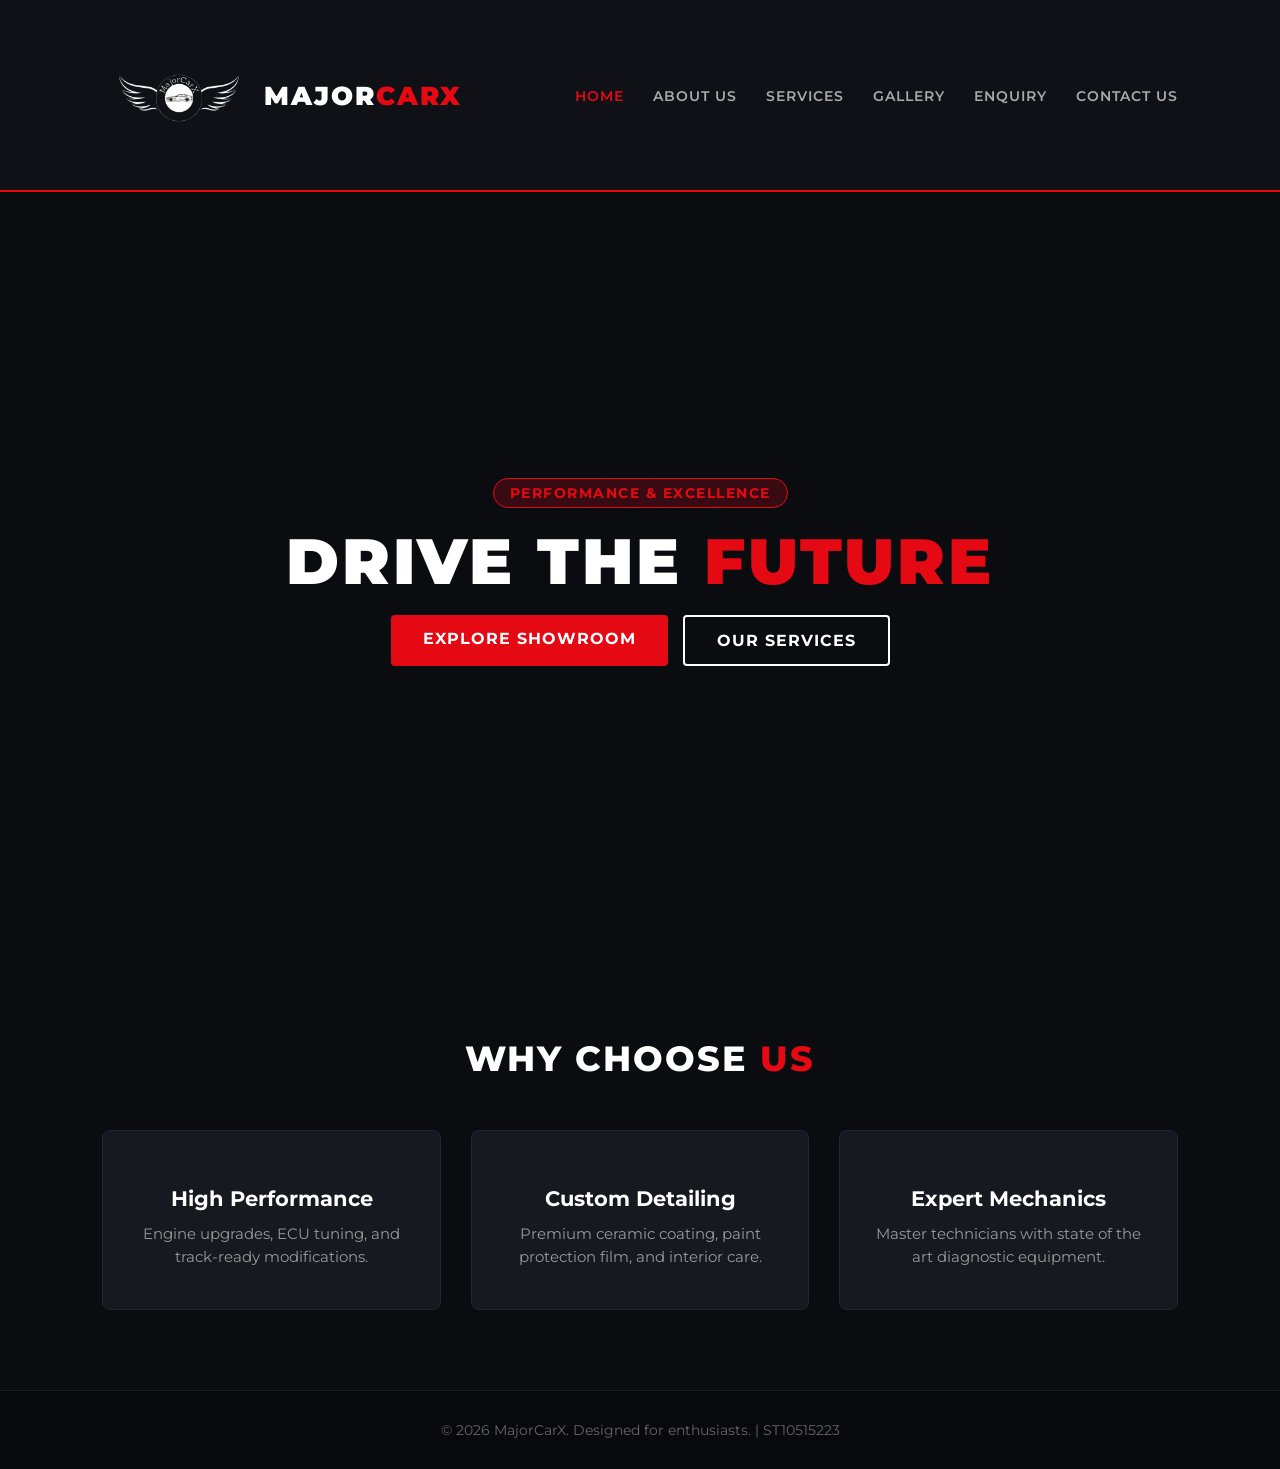
<file: index.html>
<!DOCTYPE html>
<html lang="en">
<head>
    <meta charset="UTF-8">
    <meta name="viewport" content="width=device-width, initial-scale=1.0">
    <title>MajorCarX</title>
    <link rel="stylesheet" href="css/style.css">
    <link href="https://fonts.googleapis.com/css2?family=Montserrat:wght@600;700;800;900&display=swap" rel="stylesheet">
</head>
<body>
    <header>
        <div class="logo-container">
            <img src="images/MajorCarX.png" alt="MajorCarX Logo" class="logo">
            <div class="brand-name">MAJOR<span>CARX</span></div>
        </div>
        <nav>
            <a href="index.html" class="active">Home</a>
            <a href="about.html">About Us</a>
            <a href="services.html">Services</a>
            <a href="gallery.html">Gallery</a>
            <a href="enquiry.html">Enquiry</a>
            <a href="contact.html">Contact Us</a>
        </nav>
    </header>

    <main>
        <section class="hero">
            <div class="hero-content">
                <span class="badge">Performance & Excellence</span>
                <h1>DRIVE THE <span>FUTURE</span></h1>
                <div class="button-group">
                    <a href="gallery.html" class="btn primary-btn">Explore Showroom</a>
                    <a href="services.html" class="btn secondary-btn">Our Services</a>
                </div>
            </div>
        </section>

        <section class="features">
            <h2 class="section-title">WHY CHOOSE <span>US</span></h2>
            
            <div class="card-grid">
                <div class="card">
                    <div class="card-icon"></div>
                    <h3>High Performance</h3>
                    <p>Engine upgrades, ECU tuning, and track-ready modifications.</p>
                </div>

                <div class="card">
                    <div class="card-icon"></div>
                    <h3>Custom Detailing</h3>
                    <p>Premium ceramic coating, paint protection film, and interior care.</p>
                </div>

                <div class="card">
                    <div class="card-icon"></div>
                    <h3>Expert Mechanics</h3>
                    <p>Master technicians with state of the art diagnostic equipment.</p>
                </div>
            </div>
        </section>
    </main>

    <footer>
        <p>&copy; 2026 MajorCarX. Designed for enthusiasts. | ST10515223</p>
    </footer>

    <script src="script.js"></script>
</body>
</html>
</file>
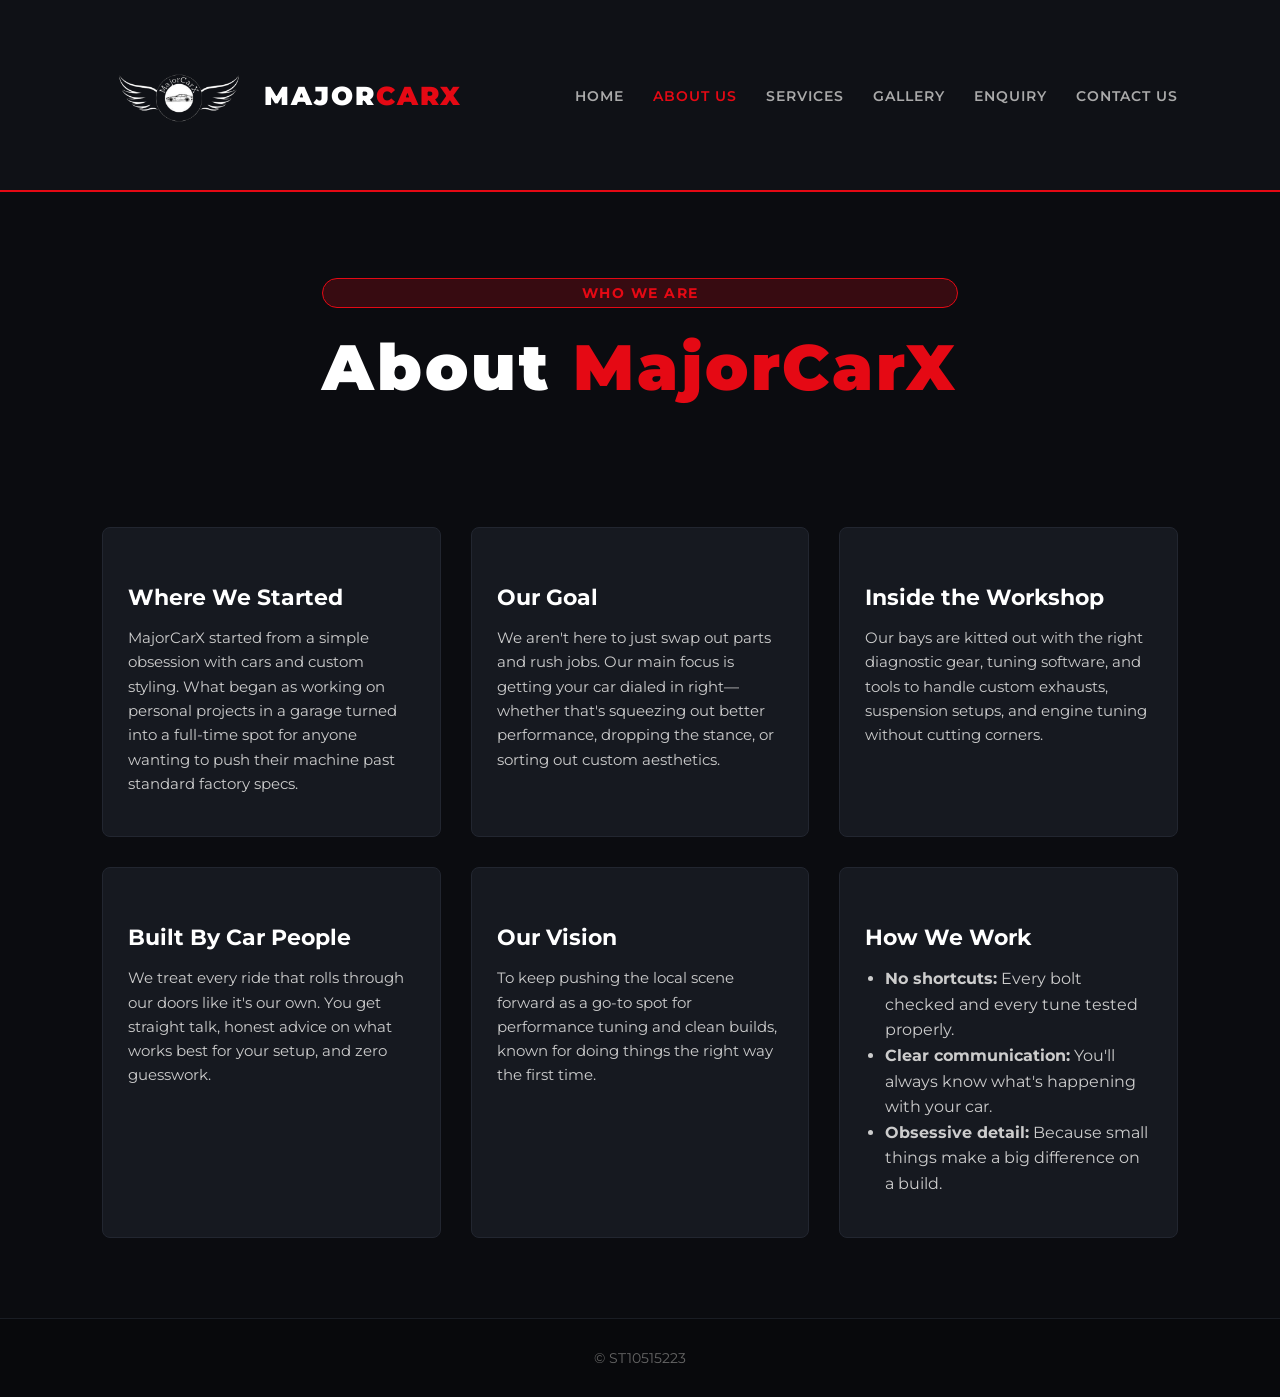
<file: about.html>
<!DOCTYPE html>
<html lang="en">
<head>
    <meta charset="UTF-8">
    <meta name="viewport" content="width=device-width, initial-scale=1.0">
    <title>MAJORCARX - About Us</title>
   <link rel="stylesheet" href="css/style.css">
    <link href="https://fonts.googleapis.com/css2?family=Montserrat:wght@600;700;800;900&display=swap" rel="stylesheet">
</head>
<body>

    <header>
        <div class="logo-container">
            <img src="images/MajorCarX.png" alt="MAJORCARX Logo" class="logo">
            <div class="brand-name">MAJOR<span>CARX</span></div>
        </div>
        <nav>
            <a href="index.html">Home</a>
            <a href="about.html" class="active">About Us</a>
            <a href="services.html">services</a>
            <a href="gallery.html">Gallery</a>
            <a href="enquiry.html">Enquiry</a>
            <a href="contact.html">Contact Us</a>
        </nav>
    </header>

    <section class="hero" style="min-height: 35vh; padding: 40px 20px;">
        <div class="hero-content">
            <div class="badge">Who We Are</div>
            <h1>About <span>MajorCarX</span></h1>
        </div>
    </section>

    <section class="features" style="padding-top: 20px;">
        <div class="card-grid" style="max-width: 1100px; margin: 0 auto; text-align: left;">
            
            <div class="card">
                <div class="card-icon"></div>
                <h3 style="font-size: 1.4rem; margin-bottom: 15px;">Where We Started</h3>
                <p style="color: #ccc; line-height: 1.6;">MajorCarX started from a simple obsession with cars and custom styling. What began as working on personal projects in a garage turned into a full-time spot for anyone wanting to push their machine past standard factory specs.</p>
            </div>

            <div class="card">
                <div class="card-icon"></div>
                <h3 style="font-size: 1.4rem; margin-bottom: 15px;">Our Goal</h3>
                <p style="color: #ccc; line-height: 1.6;">We aren't here to just swap out parts and rush jobs. Our main focus is getting your car dialed in right—whether that's squeezing out better performance, dropping the stance, or sorting out custom aesthetics.</p>
            </div>

            <div class="card">
                <div class="card-icon"></div>
                <h3 style="font-size: 1.4rem; margin-bottom: 15px;">Inside the Workshop</h3>
                <p style="color: #ccc; line-height: 1.6;">Our bays are kitted out with the right diagnostic gear, tuning software, and tools to handle custom exhausts, suspension setups, and engine tuning without cutting corners.</p>
            </div>

            <div class="card">
                <div class="card-icon"></div>
                <h3 style="font-size: 1.4rem; margin-bottom: 15px;">Built By Car People</h3>
                <p style="color: #ccc; line-height: 1.6;">We treat every ride that rolls through our doors like it's our own. You get straight talk, honest advice on what works best for your setup, and zero guesswork.</p>
            </div>

            <div class="card">
                <div class="card-icon"></div>
                <h3 style="font-size: 1.4rem; margin-bottom: 15px;">Our Vision</h3>
                <p style="color: #ccc; line-height: 1.6;">To keep pushing the local scene forward as a go-to spot for performance tuning and clean builds, known for doing things the right way the first time.</p>
            </div>

            <div class="card">
                <div class="card-icon"></div>
                <h3 style="font-size: 1.4rem; margin-bottom: 15px;">How We Work</h3>
                <ul style="color: #ccc; padding-left: 20px; line-height: 1.6;">
                    <li><strong>No shortcuts:</strong> Every bolt checked and every tune tested properly.</li>
                    <li><strong>Clear communication:</strong> You'll always know what's happening with your car.</li>
                    <li><strong>Obsessive detail:</strong> Because small things make a big difference on a build.</li>
                </ul>
            </div>

        </div>
    </section>

    <footer>
        <p>&copy; ST10515223</p>
    </footer>
<script src="script.js"></script>
</body>
</html>
</file>
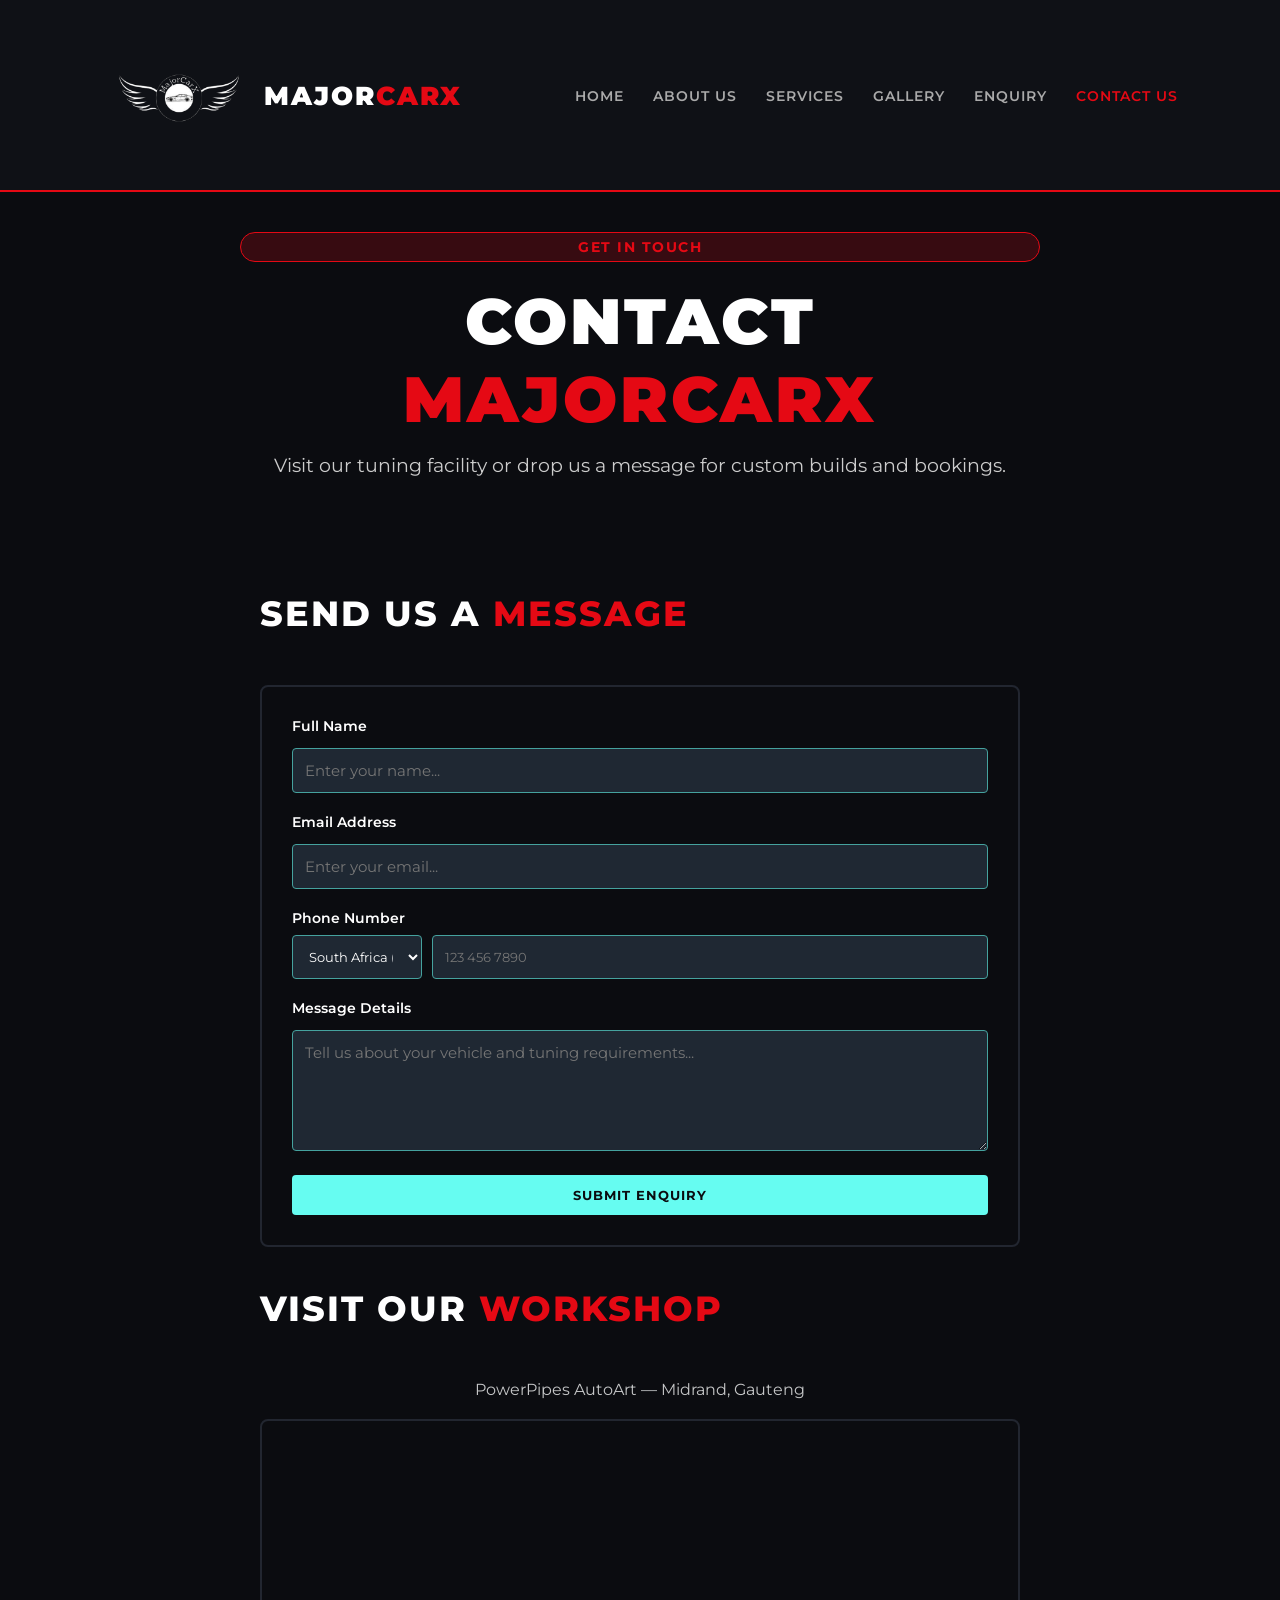
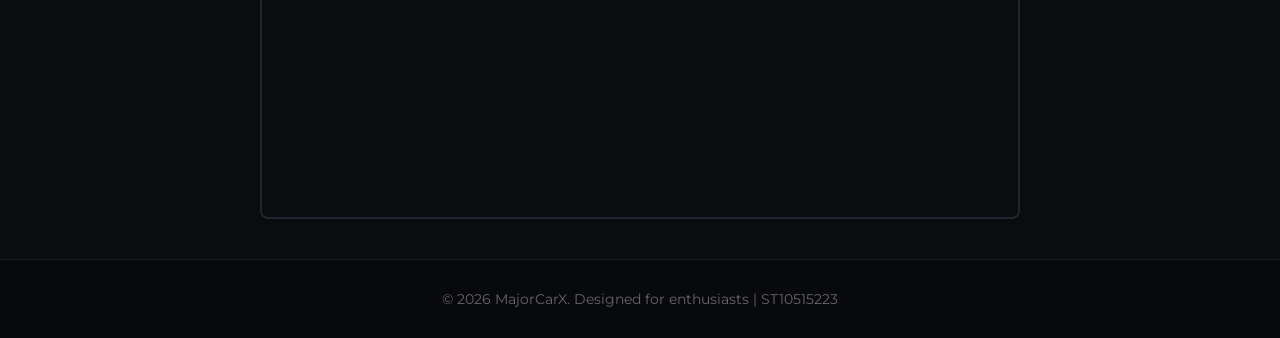
<file: contact.html>
<!DOCTYPE html>
<html lang="en">
<head>
    <meta charset="UTF-8">
    <meta name="viewport" content="width=device-width, initial-scale=1.0">
    <title>MAJORCARX - Contact Us</title>
    <link rel="stylesheet" href="css/style.css">
    <link href="https://fonts.googleapis.com/css2?family=Montserrat:wght@600;700;800;900&display=swap" rel="stylesheet">
</head>
<body>

    <header>
        <div class="logo-container">
            <img src="images/MajorCarX.png" alt="MajorCarX Logo" class="logo">
            <div class="brand-name">MAJOR<span>CARX</span></div>
        </div>
        <nav>
           <a href="index.html">Home</a>
            <a href="about.html">About Us</a>
            <a href="services.html">Services</a>
            <a href="gallery.html">Gallery</a>
            <a href="enquiry.html">Enquiry</a>
            <a href="contact.html" class="active">Contact Us</a>
        </nav>
    </header>

    <section class="hero" style="min-height: 30vh; padding: 40px 20px;">
        <div class="hero-content">
            <div class="badge">Get In Touch</div>
            <h1>CONTACT <span>MAJORCARX</span></h1>
            <p>Visit our tuning facility or drop us a message for custom builds and bookings.</p>
        </div>
    </section>

    <section class="contact-section" style="max-width: 800px; margin: 40px auto; padding: 0 20px;">
        <h2 class="section-title">SEND US A <span>MESSAGE</span></h2>
        
        <form style="display: flex; flex-direction: column; gap: 20px; background: #0b0c10; padding: 30px; border-radius: 8px; border: 2px solid #222630;">
            <div>
                <label for="name" style="display: block; margin-bottom: 8px; color: #fff; font-weight: 600;">Full Name</label>
                <input type="text" id="name" name="name" placeholder="Enter your name..." style="width: 100%; padding: 12px; background: #1f2833; border: 1px solid #45a29e; color: #fff; border-radius: 4px; outline: none;">
            </div>

            <div>
                <label for="email" style="display: block; margin-bottom: 8px; color: #fff; font-weight: 600;">Email Address</label>
                <input type="email" id="email" name="email" placeholder="Enter your email..." style="width: 100%; padding: 12px; background: #1f2833; border: 1px solid #45a29e; color: #fff; border-radius: 4px; outline: none;">
            </div>

            <div>
                <label for="phone" style="display: block; margin-bottom: 8px; color: #fff; font-weight: 600;">Phone Number</label>
                <div style="display: flex; gap: 10px;">
                    <select id="countryCode" name="countryCode" style="width: 130px; padding: 12px; background: #1f2833; border: 1px solid #45a29e; color: #fff; border-radius: 4px; outline: none;">
                        <option value="+27">South Africa (+27)</option>
                        <option value="+265">Malawi (+265)</option>
                        <option value="+267">Botswana (+267)</option>
                        <option value="+263">Zimbabwe (+263)</option>
                        <option value="+254">Kenya (+254)</option>
                        <option value="+234">Nigeria (+234)</option>
                        <option value="+44">UK (+44)</option>
                        <option value="+1">USA (+1)</option>
                    </select>
                    <input type="tel" id="phone" name="phone" placeholder="123 456 7890" style="flex: 1; padding: 12px; background: #1f2833; border: 1px solid #45a29e; color: #fff; border-radius: 4px; outline: none;">
                </div>
            </div>

            <div>
                <label for="message" style="display: block; margin-bottom: 8px; color: #fff; font-weight: 600;">Message Details</label>
                <textarea id="message" name="message" rows="5" placeholder="Tell us about your vehicle and tuning requirements..." style="width: 100%; padding: 12px; background: #1f2833; border: 1px solid #45a29e; color: #fff; border-radius: 4px; outline: none;"></textarea>
            </div>

            <button type="submit" class="btn primary-btn" style="padding: 12px; background: #66fcf1; color: #0b0c10; font-weight: bold; border: none; border-radius: 4px; cursor: pointer; transition: 0.3s;">Submit Enquiry</button>
        </form>
    </section>

    <section class="location-section" style="max-width: 800px; margin: 40px auto; padding: 0 20px;">
        <h2 class="section-title">VISIT OUR <span>WORKSHOP</span></h2>
        <p style="text-align: center; color: #c5c6c7; margin-bottom: 20px;">PowerPipes AutoArt — Midrand, Gauteng</p>
        <div style="width: 100%; height: 400px; border-radius: 8px; overflow: hidden; border: 2px solid #222630;">
            <iframe src="https://www.google.com/maps/embed?pb=!1m18!1m12!1m3!1d3586.235666076355!2d28.07021698030697!3d-25.993096418437563!2m3!1f0!2f0!3f0!3m2!1i1024!2i768!4f13.1!3m3!1m2!1s0x1e950719e90fe58d%3A0x942082d5808b6362!2sPowerPipes%20AutoArt!5e0!3m2!1sen!2sza!4v1793528226917!5m2!1sen!2sza" 
                width="100%" 
                height="100%" 
                style="border:0;" 
                allowfullscreen="" 
                loading="lazy" 
                referrerpolicy="strict-origin-when-cross-origin">
            </iframe>
        </div>
    </section>

    <footer>
        <p>&copy; 2026 MajorCarX. Designed for enthusiasts | ST10515223</p>
    </footer>

    <script src="script.js"></script>
</body>
</html>
</file>
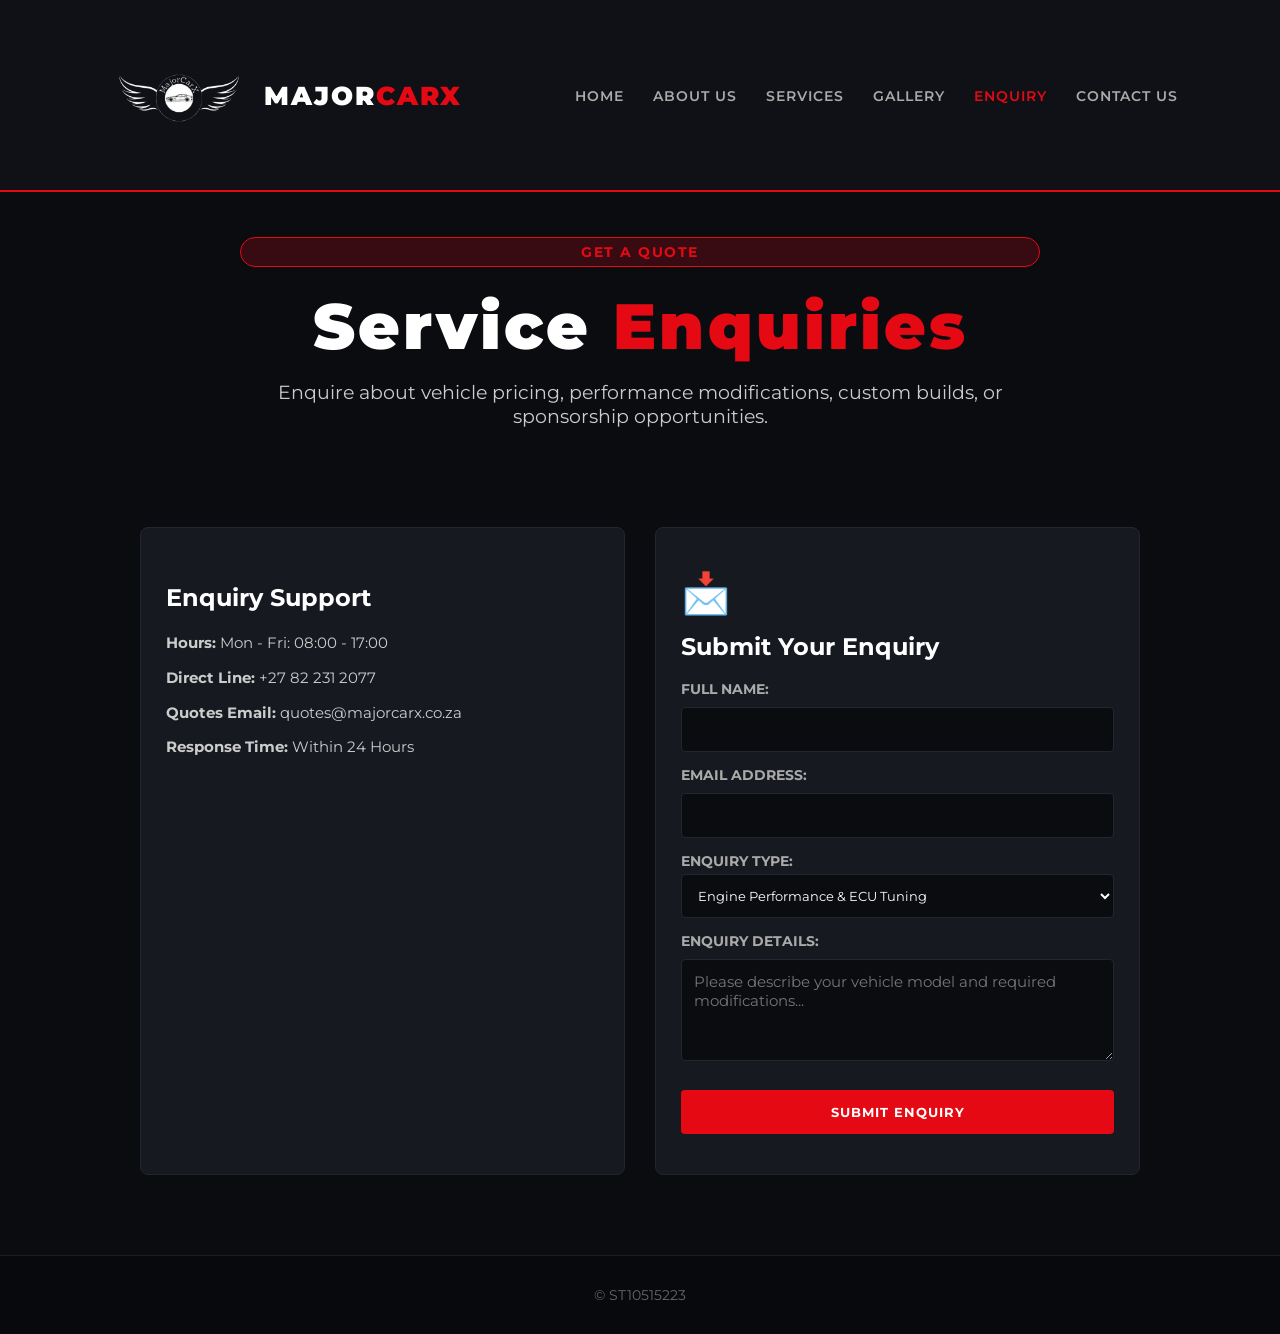
<file: enquiry.html>
<!DOCTYPE html>
<html lang="en">
<head>
    <meta charset="UTF-8">
    <meta name="viewport" content="width=device-width, initial-scale=1.0">
    <title>MAJORCARX - Service & Product Enquiries</title>
    <link rel="stylesheet" href="css/style.css">
    <link href="https://fonts.googleapis.com/css2?family=Montserrat:wght@600;700;800;900&display=swap" rel="stylesheet">
</head>
<body>

    <header>
        <div class="logo-container">
            <img src="images/MajorCarX.png" alt="MajorCarX Logo" class="logo">
            <div class="brand-name">MAJOR<span>CARX</span></div>
        </div>
        <nav>
          <a href="index.html">Home</a>
            <a href="about.html">About Us</a>
            <a href="services.html">services</a>
            <a href="gallery.html">Gallery</a>
            <a href="enquiry.html" class="active">Enquiry</a>
            <a href="contact.html">Contact Us</a>
        </nav>
    </header>

    <section class="hero" style="min-height: 35vh; padding: 40px 20px;">
        <div class="hero-content">
            <div class="badge">Get a Quote</div>
            <h1>Service <span>Enquiries</span></h1>
            <p>Enquire about vehicle pricing, performance modifications, custom builds, or sponsorship opportunities.</p>
        </div>
    </section>

    <section class="features" style="padding-top: 20px;">
        <div class="card-grid" style="max-width: 1000px; margin: 0 auto; text-align: left;">
            
            <div class="card">
                <div class="card-icon"></div>
                <h3 style="font-size: 1.5rem; margin-bottom: 20px;">Enquiry Support</h3>
                <p style="margin-bottom: 12px; color: #ccc;"><strong>Hours:</strong> Mon - Fri: 08:00 - 17:00</p>
                <p style="margin-bottom: 12px; color: #ccc;"><strong>Direct Line:</strong> +27 82 231 2077</p>
                <p style="margin-bottom: 12px; color: #ccc;"><strong>Quotes Email:</strong> quotes@majorcarx.co.za</p>
                <p style="margin-bottom: 12px; color: #ccc;"><strong>Response Time:</strong> Within 24 Hours</p>
            </div>

            <div class="card">
                <div class="card-icon">📩</div>
                <h3 style="font-size: 1.5rem; margin-bottom: 20px;">Submit Your Enquiry</h3>
                <form style="display: flex; flex-direction: column; gap: 15px;">
                    <div>
                        <label for="name" style="display: block; font-size: 0.85rem; font-weight: 700; text-transform: uppercase; margin-bottom: 5px; color: #aaa;">Full Name:</label>
                        <input type="text" id="name" name="name" required style="width: 100%; padding: 12px; background: #0b0c10; border: 1px solid #222630; color: #fff; border-radius: 4px;">
                    </div>

                    <div>
                        <label for="email" style="display: block; font-size: 0.85rem; font-weight: 700; text-transform: uppercase; margin-bottom: 5px; color: #aaa;">Email Address:</label>
                        <input type="email" id="email" name="email" required style="width: 100%; padding: 12px; background: #0b0c10; border: 1px solid #222630; color: #fff; border-radius: 4px;">
                    </div>

                    <div>
                        <label for="service-type" style="display: block; font-size: 0.85rem; font-weight: 700; text-transform: uppercase; margin-bottom: 5px; color: #aaa;">Enquiry Type:</label>
                        <select id="service-type" name="service-type" style="width: 100%; padding: 12px; background: #0b0c10; border: 1px solid #222630; color: #fff; border-radius: 4px;">
                            <option value="performance">Engine Performance & ECU Tuning</option>
                            <option value="detailing">Custom Detailing & Ceramic Coating</option>
                            <option value="mechanic">Expert Diagnostics & Servicing</option>
                            <option value="sponsor">Sponsorship & Partnership Opportunity</option>
                        </select>
                    </div>

                    <div>
                        <label for="message" style="display: block; font-size: 0.85rem; font-weight: 700; text-transform: uppercase; margin-bottom: 5px; color: #aaa;">Enquiry Details:</label>
                        <textarea id="message" name="message" rows="4" required style="width: 100%; padding: 12px; background: #0b0c10; border: 1px solid #222630; color: #fff; border-radius: 4px; resize: vertical;" placeholder="Please describe your vehicle model and required modifications..."></textarea>
                    </div>

                    <button type="submit" class="btn primary-btn" style="border: none; cursor: pointer; margin-top: 10px;">Submit Enquiry</button>
                </form>
            </div>

        </div>
    </section>

    <footer>
        <p>&copy; ST10515223</p>
    </footer>
<script src="script.js"></script>
</body>
</html>
</file>
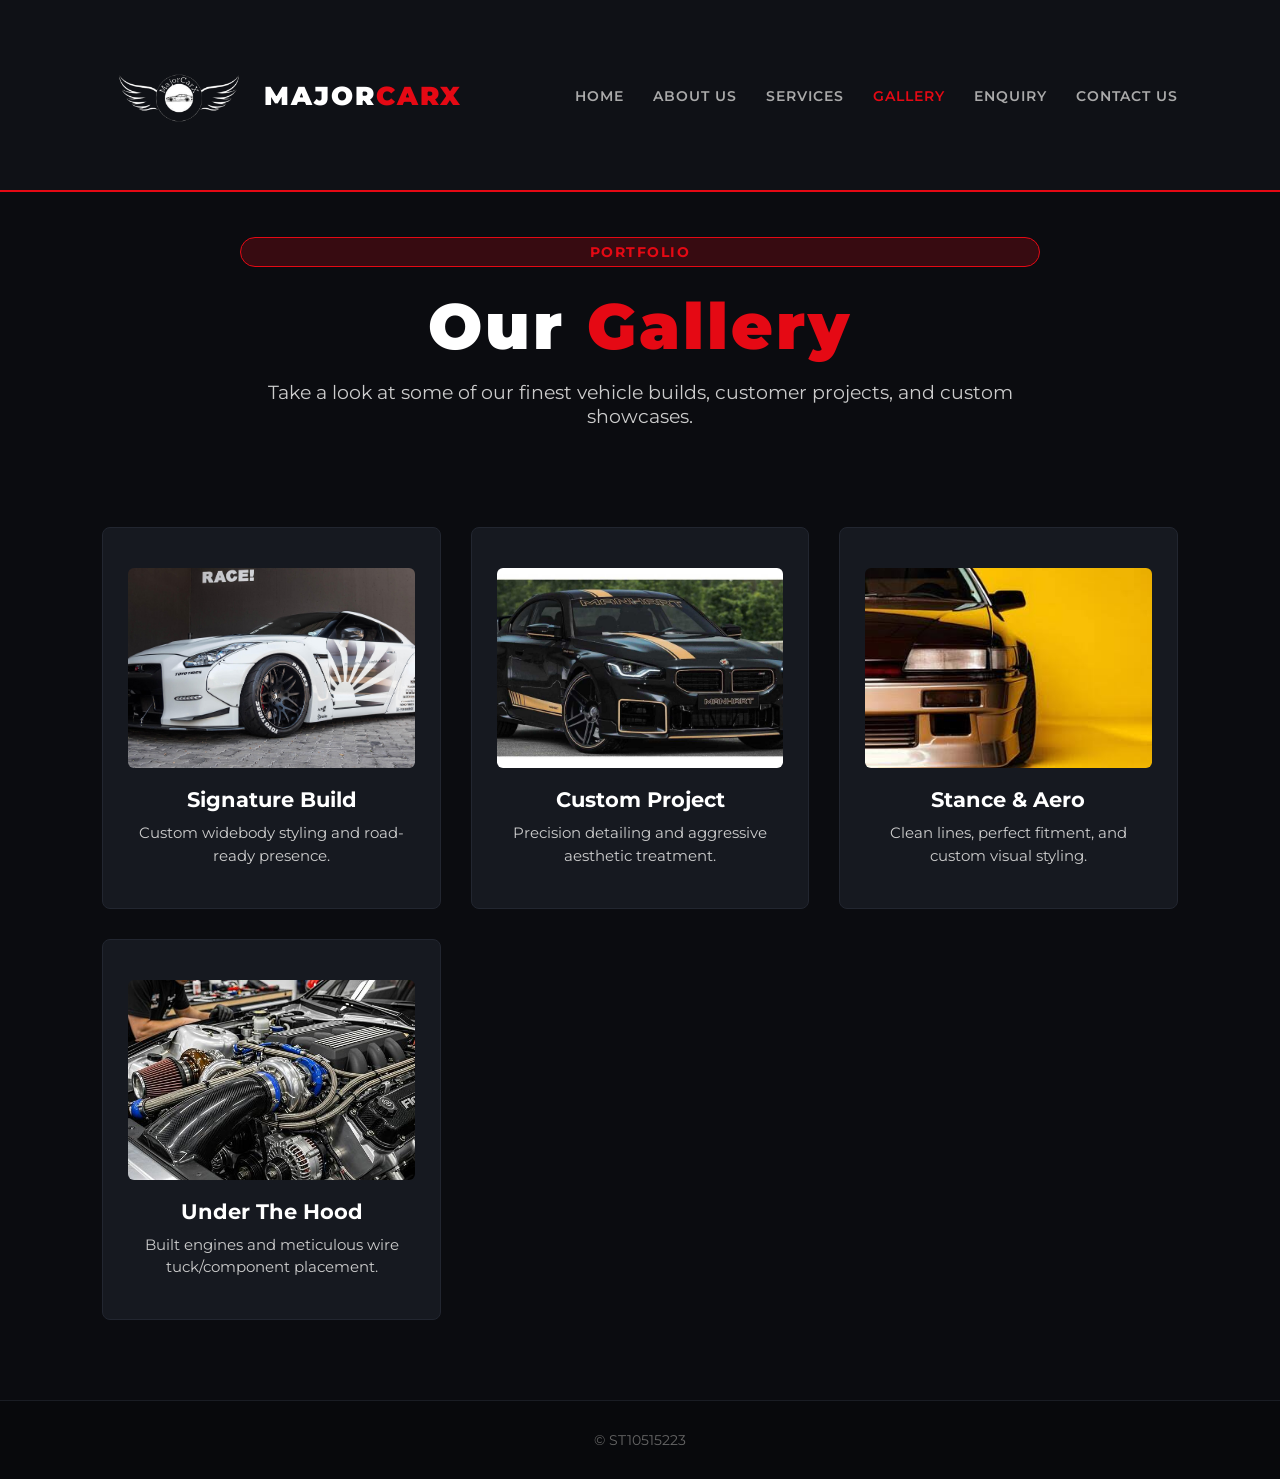
<file: gallery.html>
<!DOCTYPE html>
<html lang="en">
<head>
    <meta charset="UTF-8">
    <meta name="viewport" content="width=device-width, initial-scale=1.0">
    <title>MAJORCARX - Gallery</title>
   <link rel="stylesheet" href="css/style.css">
    <link href="https://fonts.googleapis.com/css2?family=Montserrat:wght@600;700;800;900&display=swap" rel="stylesheet">
</head>
<body>

    <header>
        <div class="logo-container">
            <img src="images/MajorCarX.png" alt="MAJORCARX Logo" class="logo">
            <div class="brand-name">MAJOR<span>CARX</span></div>
        </div>
        <nav>
           <a href="index.html">Home</a>
            <a href="about.html">About Us</a>
            <a href="services.html">services</a>
            <a href="gallery.html" class="active">Gallery</a>
            <a href="enquiry.html">Enquiry</a>
            <a href="contact.html">Contact Us</a>
        </nav>
    </header>

    <section class="hero" style="min-height: 35vh; padding: 40px 20px;">
        <div class="hero-content" style="text-align: center;">
            <div class="badge">Portfolio</div>
            <h1>Our <span>Gallery</span></h1>
            <p>Take a look at some of our finest vehicle builds, customer projects, and custom showcases.</p>
        </div>
    </section>

    <section class="features" style="padding-top: 20px;">
        <div class="card-grid" style="max-width: 1100px; margin: 0 auto;">
            
            <div class="card">
                <img src="images/karabo.jpg" alt="Featured Build" style="width: 100%; height: 200px; object-fit: cover; border-radius: 6px; margin-bottom: 15px;">
                <h3 style="margin-bottom: 10px;">Signature Build</h3>
                <p style="color: #ccc;">Custom widebody styling and road-ready presence.</p>
            </div>

            <div class="card">
                <img src="images/duncan.jpg" alt="Project Showcase" style="width: 100%; height: 200px; object-fit: cover; border-radius: 6px; margin-bottom: 15px;">
                <h3 style="margin-bottom: 10px;">Custom Project</h3>
                <p style="color: #ccc;">Precision detailing and aggressive aesthetic treatment.</p>
            </div>

            <div class="card">
                <img src="images/molopi.jpg" alt="Performance Stance" style="width: 100%; height: 200px; object-fit: cover; border-radius: 6px; margin-bottom: 15px;">
                <h3 style="margin-bottom: 10px;">Stance & Aero</h3>
                <p style="color: #ccc;">Clean lines, perfect fitment, and custom visual styling.</p>
            </div>

            <div class="card">
                <img src="images/boy.jpg" alt="Engine Bay" style="width: 100%; height: 200px; object-fit: cover; border-radius: 6px; margin-bottom: 15px;">
                <h3 style="margin-bottom: 10px;">Under The Hood</h3>
                <p style="color: #ccc;">Built engines and meticulous wire tuck/component placement.</p>
            </div>

        </div>
    </section>

    <footer>
        <p>&copy; ST10515223</p>
    </footer>
<script src="script.js"></script>
</body>
</html>
</file>
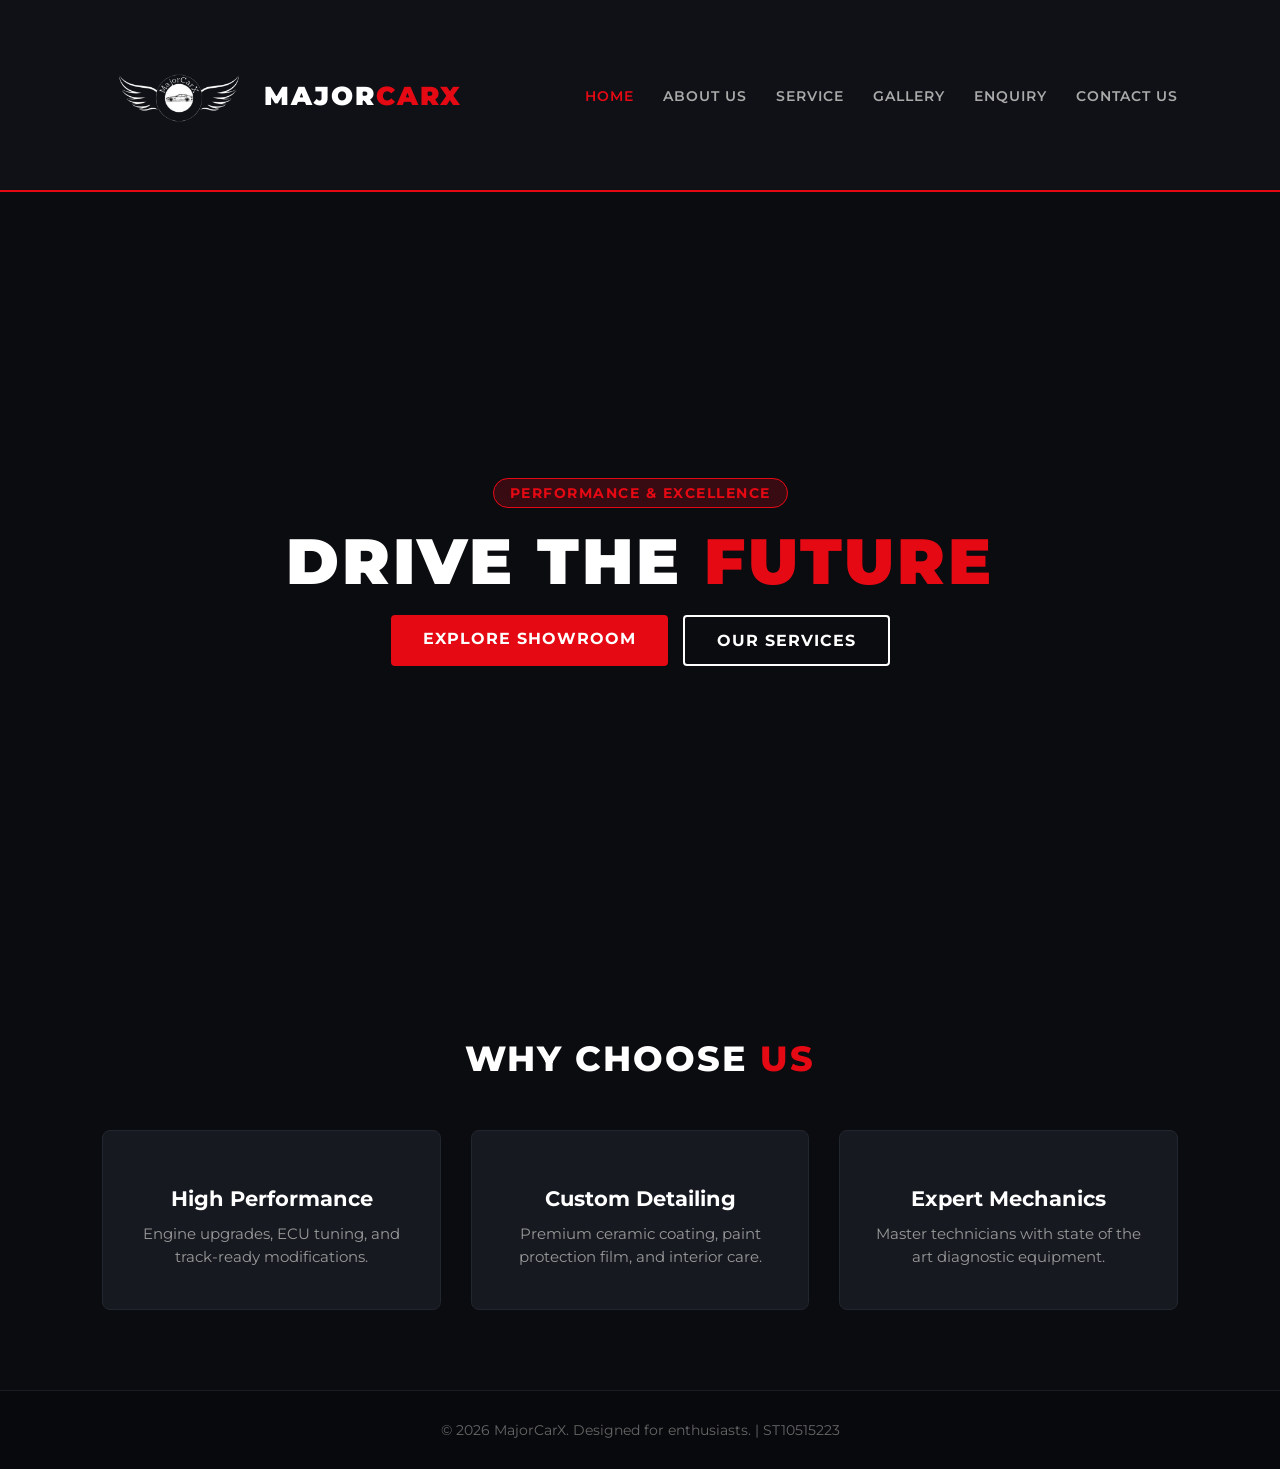
<file: home.html>
<!DOCTYPE html>
<html lang="en">
<head>
    <meta charset="UTF-8">
    <meta name="viewport" content="width=device-width, initial-scale=1.0">
    <title>MajorCarX</title>
    <link rel="stylesheet" href="css/style.css">
    <link href="https://fonts.googleapis.com/css2?family=Montserrat:wght@600;700;800;900&display=swap" rel="stylesheet">
</head>
<body>
    <header>
        <div class="logo-container">
            <img src="images/MajorCarX.png" alt="MajorCarX Logo" class="logo">
            <div class="brand-name">MAJOR<span>CARX</span></div>
        </div>
        <nav>
            <a href="home.html" class="active">Home</a>
            <a href="about.html">About Us</a>
            <a href="services.html">Service</a>
            <a href="gallery.html">Gallery</a>
            <a href="enquiry.html">Enquiry</a>
            <a href="contact.html">Contact Us</a>
        </nav>
    </header>

    <main>
        <section class="hero">
            <div class="hero-content">
                <span class="badge">Performance & Excellence</span>
                <h1>DRIVE THE <span>FUTURE</span></h1>
                <div class="button-group">
                    <a href="gallery.html" class="btn primary-btn">Explore Showroom</a>
                    <a href="services.html" class="btn secondary-btn">Our Services</a>
                </div>
            </div>
        </section>

        <section class="features">
            <h2 class="section-title">WHY CHOOSE <span>US</span></h2>
            
            <div class="card-grid">
                <div class="card">
                    <div class="card-icon"></div>
                    <h3>High Performance</h3>
                    <p>Engine upgrades, ECU tuning, and track-ready modifications.</p>
                </div>

                <div class="card">
                    <div class="card-icon"></div>
                    <h3>Custom Detailing</h3>
                    <p>Premium ceramic coating, paint protection film, and interior care.</p>
                </div>

                <div class="card">
                    <div class="card-icon"></div>
                    <h3>Expert Mechanics</h3>
                    <p>Master technicians with state of the art diagnostic equipment.</p>
                </div>
            </div>
        </section>
    </main>

    <footer>
        <p>&copy; 2026 MajorCarX. Designed for enthusiasts. | ST10515223</p>
    </footer>

    <script src="script.js"></script>
</body>
</html>
</file>
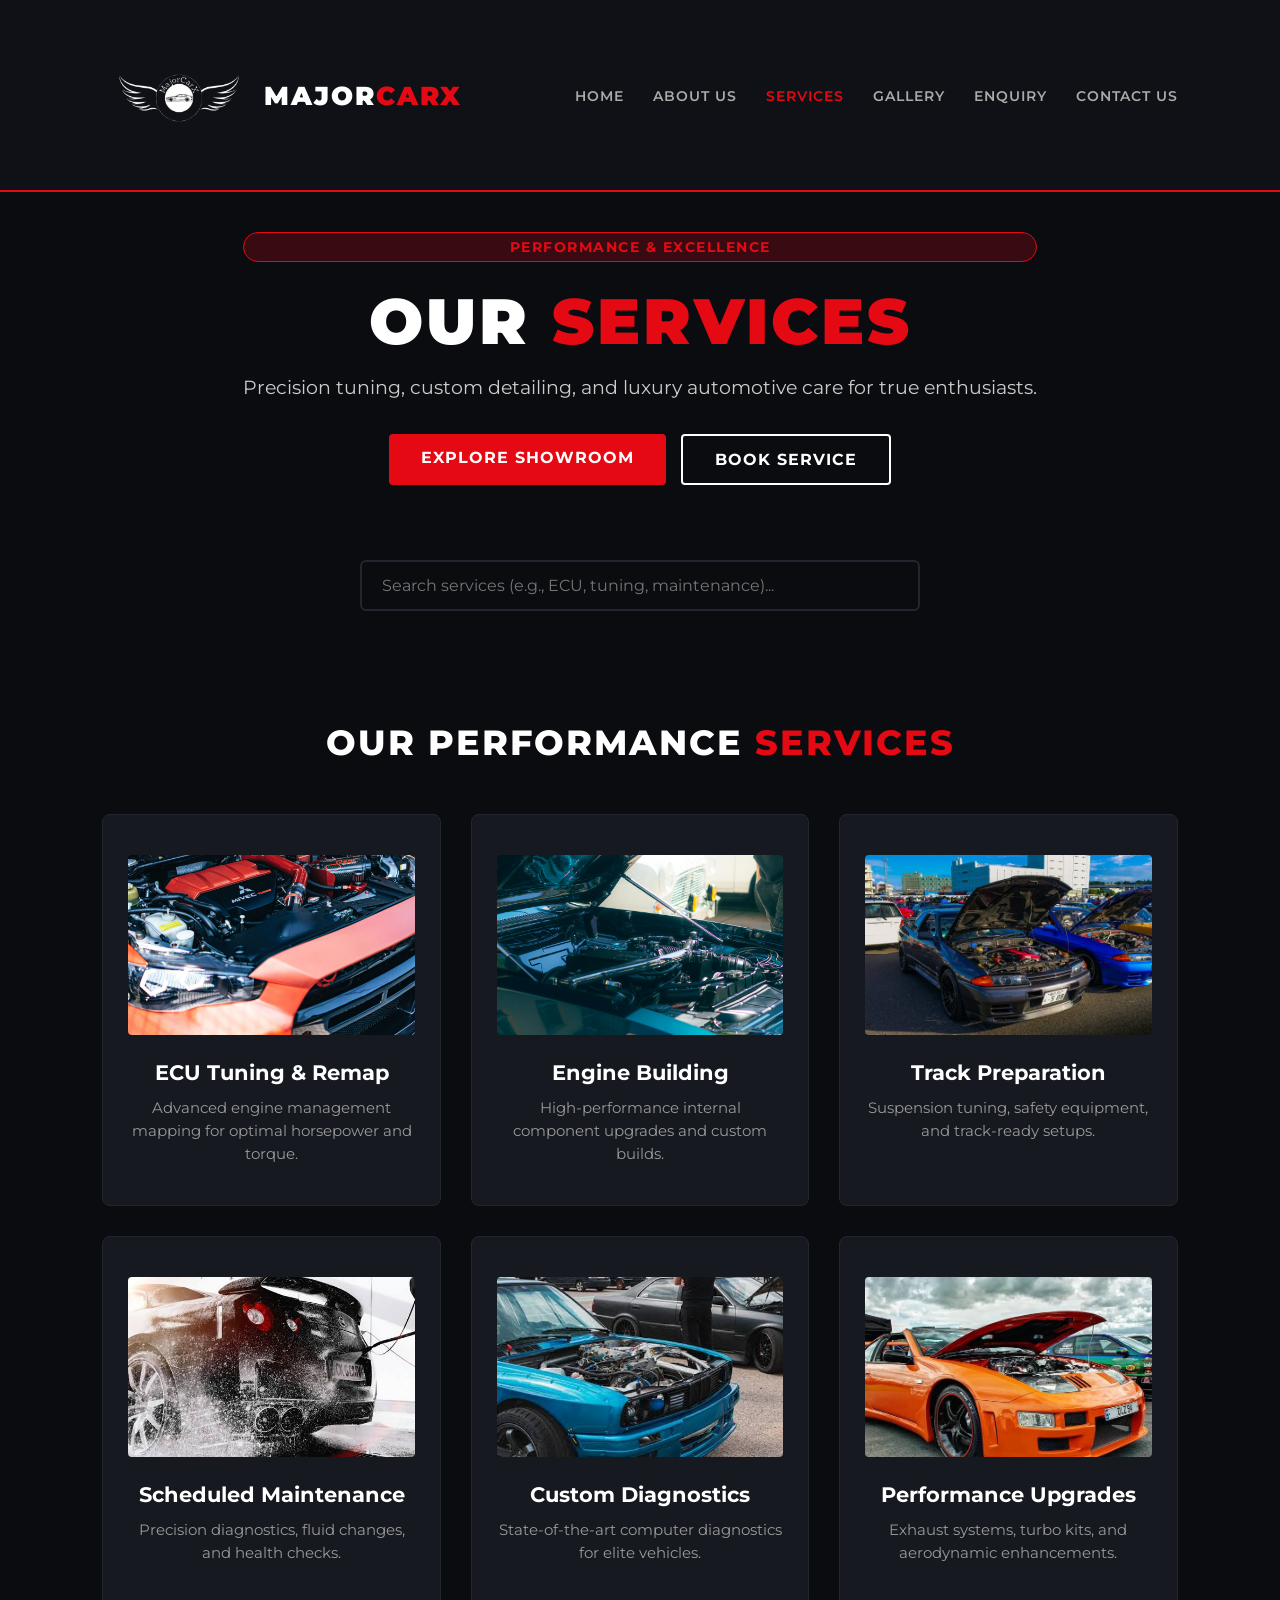
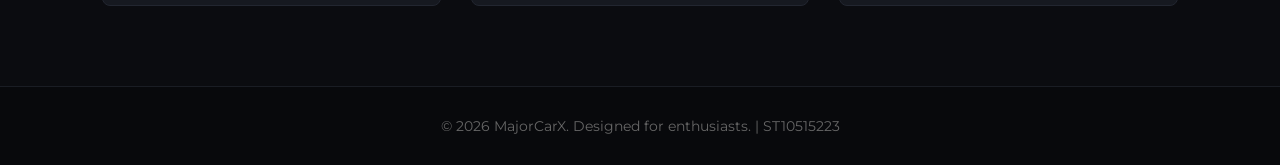
<file: services.html>
<!DOCTYPE html>
<html lang="en">
<head>
    <meta charset="UTF-8">
    <meta name="viewport" content="width=device-width, initial-scale=1.0">
    <title>MAJORCARX - Our Services</title>
    <link rel="stylesheet" href="css/style.css">
    <link href="https://fonts.googleapis.com/css2?family=Montserrat:wght@600;700;800;900&display=swap" rel="stylesheet">
</head>
<body>

    <header>
        <div class="logo-container">
            <img src="images/MajorCarX.png" alt="MajorCarX Logo" class="logo">
            <div class="brand-name">MAJOR<span>CARX</span></div>
        </div>
        <nav>
            <a href="index.html">Home</a>
            <a href="about.html">About Us</a>
            <a href="services.html" class="active">services</a>
            <a href="gallery.html">Gallery</a>
            <a href="enquiry.html">Enquiry</a>
            <a href="contact.html">Contact Us</a>
        </nav>
    </header>

    <section class="hero" style="min-height: 35vh; padding: 40px 20px;">
        <div class="hero-content">
            <div class="badge">Performance & Excellence</div>
            <h1>OUR <span>SERVICES</span></h1>
            <p>Precision tuning, custom detailing, and luxury automotive care for true enthusiasts.</p>
            <div class="button-group">
                <a href="gallery.html" class="btn primary-btn">Explore Showroom</a>
                <a href="enquiry.html" class="btn secondary-btn">Book Service</a>
            </div>
        </div>
    </section>

    <!-- Search Bar for Filtering Services -->
    <div style="max-width: 600px; margin: 30px auto; padding: 0 20px; text-align: center;">
        <input type="text" id="serviceSearch" placeholder="Search services (e.g., ECU, tuning, maintenance)..." 
               style="width: 100%; padding: 14px 20px; background: #0b0c10; border: 2px solid #222630; color: #fff; border-radius: 6px; font-size: 1rem; outline: none;">
    </div>

    <section class="features">
        <h2 class="section-title">OUR PERFORMANCE <span>SERVICES</span></h2>
        
        <div class="card-grid">
            <div class="card">
                <div class="card-icon">
                    <img src="images/ecu-tuning.jpg" alt="ECU Tuning" style="width: 100%; height: 180px; object-fit: cover; border-radius: 4px;">
                </div>
                <h3>ECU Tuning & Remap</h3>
                <p>Advanced engine management mapping for optimal horsepower and torque.</p>
            </div>

            <div class="card">
                <div class="card-icon">
                    <img src="images/engine-tuning.jpg" alt="Engine Tuning" style="width: 100%; height: 180px; object-fit: cover; border-radius: 4px;">
                </div>
                <h3>Engine Building</h3>
                <p>High-performance internal component upgrades and custom builds.</p>
            </div>

            <div class="card">
                <div class="card-icon">
                    <img src="images/track-prep.jpg" alt="Track Preparation" style="width: 100%; height: 180px; object-fit: cover; border-radius: 4px;">
                </div>
                <h3>Track Preparation</h3>
                <p>Suspension tuning, safety equipment, and track-ready setups.</p>
            </div>

            <div class="card">
                <div class="card-icon">
                    <img src="images/maintenance.jpg" alt="Maintenance" style="width: 100%; height: 180px; object-fit: cover; border-radius: 4px;">
                </div>
                <h3>Scheduled Maintenance</h3>
                <p>Precision diagnostics, fluid changes, and health checks.</p>
            </div>

            <div class="card">
                <div class="card-icon">
                    <img src="images/images (2).jpg" alt="Custom Diagnostics" style="width: 100%; height: 180px; object-fit: cover; border-radius: 4px;">
                </div>
                <h3>Custom Diagnostics</h3>
                <p>State-of-the-art computer diagnostics for elite vehicles.</p>
            </div>

            <div class="card">
                <div class="card-icon">
                    <img src="images/images (3).jpg" alt="Performance Parts" style="width: 100%; height: 180px; object-fit: cover; border-radius: 4px;">
                </div>
                <h3>Performance Upgrades</h3>
                <p>Exhaust systems, turbo kits, and aerodynamic enhancements.</p>
            </div>
        </div>
    </section>

    <footer>
        <p>&copy; 2026 MajorCarX. Designed for enthusiasts. | ST10515223</p>
    </footer>

    <script src="script.js"></script>
</body>
</html>
</file>
<file: css/style.css>
* {
  margin: 0;
  padding: 0;
  box-sizing: border-box;
  font-family: 'Montserrat', 'Segoe UI', sans-serif;
}

body {
  background-color: #0b0c10;
  color: #ffffff;
  overflow-x: hidden;
}


header {
  display: flex;
  justify-content: space-between;
  align-items: center;
  padding: 20px 8%;
  background: rgba(15, 17, 23, 0.95);
  border-bottom: 2px solid #e50914;
  position: sticky;
  top: 0;
  z-index: 100;
}

.logo-container {
  display: flex;
  align-items: center;
  gap: 12px;
}

.logo {
  width: 150px;
  height: 150px;
  border-radius: 0;
  border: none;
  object-fit: contain;
  background:transparent;
}

.brand-name {
  font-size: 1.6rem;
  font-weight: 900;
  letter-spacing: 2px;
  color: #ffffff;
}

.brand-name span {
  color: #e50914;
}

nav a {
  color: #aaaaaa;
  text-decoration: none;
  margin-left: 25px;
  font-weight: 600;
  text-transform: uppercase;
  font-size: 0.9rem;
  letter-spacing: 1px;
  transition: all 0.3s ease;
}

nav a:hover, nav a.active {
  color: #e50914;
}


.hero {
  min-height: 85vh;
  display: flex;
  align-items: center;
  justify-content: center;
  text-align: center;
  background: linear-gradient(180deg, rgba(11,12,16,0.6) 0%, rgba(11,12,16,1) 100%), 
              url('https://images.unsplash.com/photo-1617814076367-b759c7d7e738?auto=format&fit=crop&w=1600&q=80') center/cover no-repeat;
  padding: 0 20px;
}

.hero-content {
  max-width: 800px;
}

.badge {
  background-color: rgba(229, 9, 20, 0.2);
  color: #e50914;
  border: 1px solid #e50914;
  padding: 6px 16px;
  border-radius: 20px;
  font-size: 0.85rem;
  font-weight: 700;
  text-transform: uppercase;
  letter-spacing: 1.5px;
}

.hero h1 {
  font-size: 4rem;
  font-weight: 900;
  letter-spacing: 3px;
  margin: 20px 0 15px;
}

.hero h1 span {
  color: #e50914;
}

.hero p {
  color: #cccccc;
  font-size: 1.2rem;
  margin-bottom: 35px;
}

.button-group {
  display: flex;
  gap: 15px;
  justify-content: center;
}

.btn {
  padding: 14px 32px;
  border-radius: 4px;
  text-decoration: none;
  font-weight: 700;
  text-transform: uppercase;
  letter-spacing: 1px;
  transition: transform 0.2s ease, background-color 0.3s ease;
}

.primary-btn {
  background-color: #e50914;
  color: #ffffff;
}

.secondary-btn {
  background-color: transparent;
  color: #ffffff;
  border: 2px solid #ffffff;
}

.btn:hover {
  transform: translateY(-3px);
}

.primary-btn:hover {
  background-color: #b20710;
}

.secondary-btn:hover {
  background-color: #ffffff;
  color: #0b0c10;
}

.features {
  padding: 80px 8%;
  text-align: center;
}

.section-title {
  font-size: 2.2rem;
  font-weight: 800;
  margin-bottom: 50px;
  letter-spacing: 2px;
}

.section-title span {
  color: #e50914;
}

.card-grid {
  display: grid;
  grid-template-columns: repeat(auto-fit, minmax(280px, 1fr));
  gap: 30px;
}

.card {
  background: #161920;
  padding: 40px 25px;
  border-radius: 8px;
  border: 1px solid #222630;
  transition: all 0.3s ease;
}

.card:hover {
  border-color: #e50914;
  transform: translateY(-8px);
}

.card-icon {
  font-size: 2.5rem;
  margin-bottom: 15px;
}

.card h3 {
  font-size: 1.3rem;
  margin-bottom: 12px;
  color: #ffffff;
}

.card p {
  color: #999999;
  font-size: 0.95rem;
  line-height: 1.5;
}


footer {
  text-align: center;
  padding: 30px;
  background-color: #08090c;
  color: #666666;
  border-top: 1px solid #1a1d24;
  font-size: 0.9rem;
}

input[type="text"],
input[type="email"],
textarea {
  width: 100%;
  padding: 12px;
  background-color: #161920;
  border: 1px solid #222630;
  color: #ffffff;
  border-radius: 4px;
  font-family: inherit;
  font-size: 0.95rem;
  margin-top: 5px;
  transition: border-color 0.3s ease;
}

input[type="text"]:focus,
input[type="email"]:focus,
textarea:focus {
  outline: none;
  border-color: #e50914;
}

label {
  display: block;
  font-size: 0.9rem;
  font-weight: 600;
  color: #cccccc;
  margin-bottom: 5px;
}
html, body {
    max-width: 100%;
    overflow-x: hidden;
}

@media (max-width: 768px) {
    header {
        flex-direction: column;
        align-items: center;
        justify-content: center;
        padding: 15px 10px;
        width: 100%;
    }

    .logo-container {
        flex-direction: column;
        align-items: center;
        margin-bottom: 10px;
    }

    nav {
        display: flex;
        flex-wrap: wrap;
        justify-content: center;
        gap: 8px 12px;
        width: 100%;
    }

    nav a {
        font-size: 0.85rem;
        padding: 4px 8px;
    }

    .hero {
        padding: 30px 15px !important;
        min-height: auto !important;
    }

    .hero h1, .welcome-title, h1 {
        font-size: 1.8rem !important;
        word-wrap: break-word;
        line-height: 1.2;
    }

    .hero p {
        font-size: 0.95rem;
        padding: 0 10px;
    }

    .section-title {
        font-size: 1.6rem !important;
    }

    .card-grid, .gallery-grid {
        grid-template-columns: 1fr !important;
        gap: 15px;
    }

    .contact-section, .location-section, form {
        width: 100% !important;
        box-sizing: border-box;
    }

    .button-group {
        flex-direction: column;
        width: 100%;
        gap: 10px;
    }

    .btn {
        width: 100%;
        box-sizing: border-box;
        text-align: center;
    }
}
</file>
